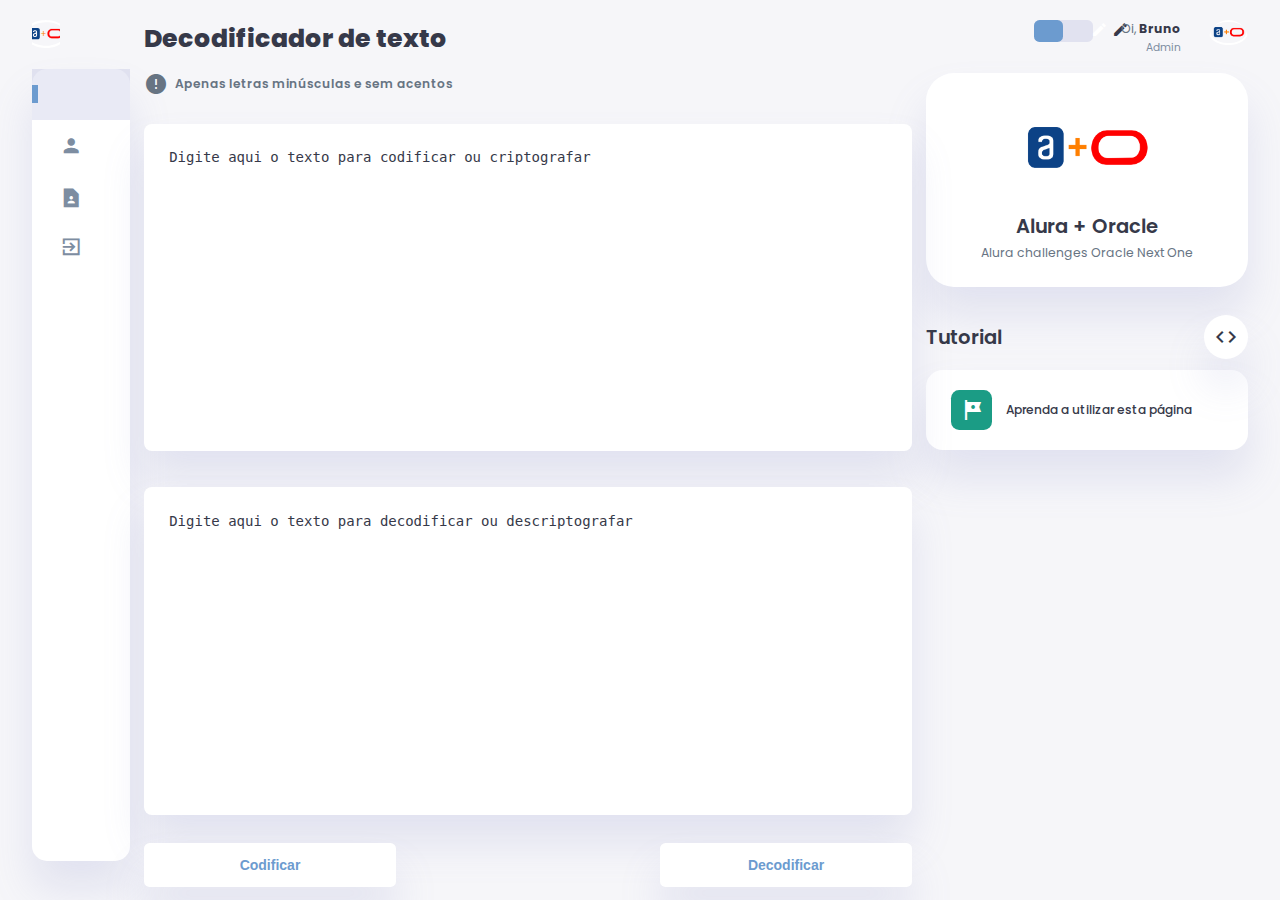
<file: index.html>
<!DOCTYPE html>
<html lang="pt-br">
<head>
    <meta charset="UTF-8" />
    <meta name="viewport" content="width=device-width, initial-scale=1.0" />
    <link href="https://fonts.googleapis.com/icon?family=Material+Icons+Sharp" rel="stylesheet" />
    <title>Decodificador de Texto</title>
    <link rel="stylesheet" href="./css/glogal.css" />
    <link rel="stylesheet" href="./css/styles.css" />
    <link rel="stylesheet" href="./css/modalNoticeToUser.css" />
    <link rel="stylesheet" href="./css/modalTour.css" />
    <link rel="icon" type="image/png" href="./assets/alura+oracle01.png" />
</head>
<body>
    <!-- Container -->
    <div class="container">
        <aside>
            <div class="toggle">
                <!-- Logo -->
                <div class="logo">
                    <img src="./assets/alura+oracle01.svg" />
                    <h2 class="title-logo">Alura+<span class="NextOne">Oracle</span></h2>
                </div>
                <div class="close" id="close-btn">
                    <span class="material-icons-sharp">
                        close
                    </span>
                </div>
            </div>

            <!-- Menu -->
            <div class="sidebar">
                <a href="#" class="nav-link" data-target="index">
                    <span class="material-icons-sharp">
                        key
                    </span>
                    <h3>Codificar</h3>
                </a>   
                <a href="#" class="nav-link" data-target="about">
                    <span class="material-icons-sharp">
                        person
                    </span>
                    <h3>Sobre</h3>
                </a>
                <a href="#" class="nav-link" data-target="contact">
                    <span class="material-icons-sharp">
                        contact_page
                    </span>
                    <h3>Contato</h3>
                </a>            
                <a href="#">
                    <span class="material-icons-sharp">
                        exit_to_app
                    </span>
                    <h3>Sair</h3>
                </a>
            </div>
            <!-- End Menu -->
        </aside>        

        <!-- Main -->
        <main>
            <h1>Decodificador de texto</h1>
            <div class="warning">
                <span class="material-icons-sharp">
                    error
                </span>
                <h3>Apenas letras minúsculas e sem acentos</h3>
            </div>
            <div class="info">
                <div id="textAreaEncryptContainer" class="content">
                    <textarea id="textEncrypt" placeholder="Digite aqui o texto para codificar ou criptografar"></textarea>  
                </div>
                <div id="textAreaDecryptContainer" class="content">
                    <textarea id="textDecrypt" placeholder="Digite aqui o texto para decodificar ou descriptografar "></textarea>       
                    <div class="btn-copy">
                        <button onclick="copyEncryptText('textDecrypt')" class="btn-action" id="copy">
                            Copiar
                        </button>
                    </div>  
                </div> 
            </div> 
            <div class="btn-container">          
                <button onclick="encrypt()" class="btn-action" id="encrypt">
                    Codificar
                </button>             
                <button onclick="decrypt()" class="btn-action" id="decrypt">
                    Decodificar
                </button>        
            </div>
        </main>
        <!-- End Main-->

        <!-- Right Section-->
        <div class="right-section">
            <div class="nav">
                <button id="menu-btn">
                    <span class="material-icons-sharp">
                        menu
                    </span>
                </button>
                <div class="dark-mode">
                    <span class="material-icons-sharp active">
                        light_mode
                    </span>
                    <span class="material-icons-sharp">
                        dark_mode
                    </span>
                </div>

                <div class="profile">
                    <div class="info">
                        <p>Oi, <strong>Bruno</strong></p>
                        <small class="text-muted">Admin</small>
                    </div>
                    <div class="profile-photo">
                        <img src="./assets/alura+oracle01.png" alt="">
                    </div>
                </div>
            </div>

            <div class="user-profile">
                <div class="logo">
                    <img src="./assets/alura+oracle01.png">
                    <h2>Alura + Oracle</h2>
                    <p>Alura challenges Oracle Next One</p>
                </div>
            </div>
            <div class="guide">
                <div class="header">
                    <h2>Tutorial</h2>
                    <span class="material-icons-sharp">
                        code
                    </span>
                </div>
                <div id="startTour" class="info-ad">
                    <div class="icon">
                        <span class="material-icons-sharp">
                            tour
                        </span>
                    </div>
                    <div class="content">  
                        <div class="info">
                            <h3>Aprenda a utilizar esta página</h3>
                        </div>                      
                    </div>
                </div>
            </div>
        </div>
        <!-- End Right Section -->
    </div>
    <!-- End Container -->

    <!-- Modal Notice to User -->
    <div id="myModal" class="modal">
        <div class="modal-content">
            <span id="closeModal" class="material-icons-sharp">
                close
            </span>
            <p id="modal-message"></p>
            <button id="modal-ok">Ok, entendi.</button>
        </div>
    </div>
    <!-- End Modal -->

    <!-- Modal tutorial -->
    <div id="modalTour" class="modal-container">
        <div class="modal-content-tour">
            <div class="modal-step" id="step1">
                <div class="textP">
                    <p>Esta área selecionada é o local para digitar o texto que você deseja criptografar.</p>
                </div>
                <div class="page-number-container">
                    <span class="page-number">1 de 4</span>
                </div>
                <div class="btn-container-tour">
                    <button class="next-btn">Próximo</button>
                </div>
            </div>
            <div class="modal-step" id="step2">
                <div class="textP">
                    <p>Após ter digitado o texto, clique no botão "Codificar" para criptografar a mensagem.</p>
                </div>
                <div class="page-number-container">
                    <span class="page-number">2 de 4</span>
                </div>
                <div class="btn-container-tour">
                    <button class="prev-btn">Anterior</button>
                    <button class="next-btn">Próximo</button>
                </div>
            </div>
            <div class="modal-step" id="step3">
                <div class="textP">
                    <p>Nesta área selecionada será apresentado o texto já criptografado.</p>
                </div>
                <div class="page-number-container">
                    <span class="page-number">3 de 4</span>
                </div>
                <div class="btn-container-tour">
                    <button class="prev-btn">Anterior</button>
                    <button class="next-btn">Próximo</button>
                </div>
            </div>
            <div class="modal-step" id="step4">
                <div class="textP">
                    <p>Para descriptografar a mensagem, basta clicar no botão "Decodificar" e o texto voltará à sua forma original </p>
                </div>
                <div class="page-number-container">
                    <span class="page-number">4 de 4</span>
                </div>
                <div class="btn-container-tour">
                    <button class="prev-btn">Anterior</button>
                    <button id="closeBtn">Ok, entendi.</button>
                </div>
                <!-- <div class="close-container">
                    <span id="closeModalTour" class="material-icons-sharp">
                        close
                    </span>
                </div> -->
            </div>
        </div>
    </div>

    <!-- End Modal tutorial -->

    <script src="./js/script.js" defer></script>
    <script src="./js/chaveEncrypt.js" defer></script>
    <script src="./js/modalNoticeToUser.js"></script>
    <script src="./js/modalTour.js" defer></script>
</body>
</html>
</file>
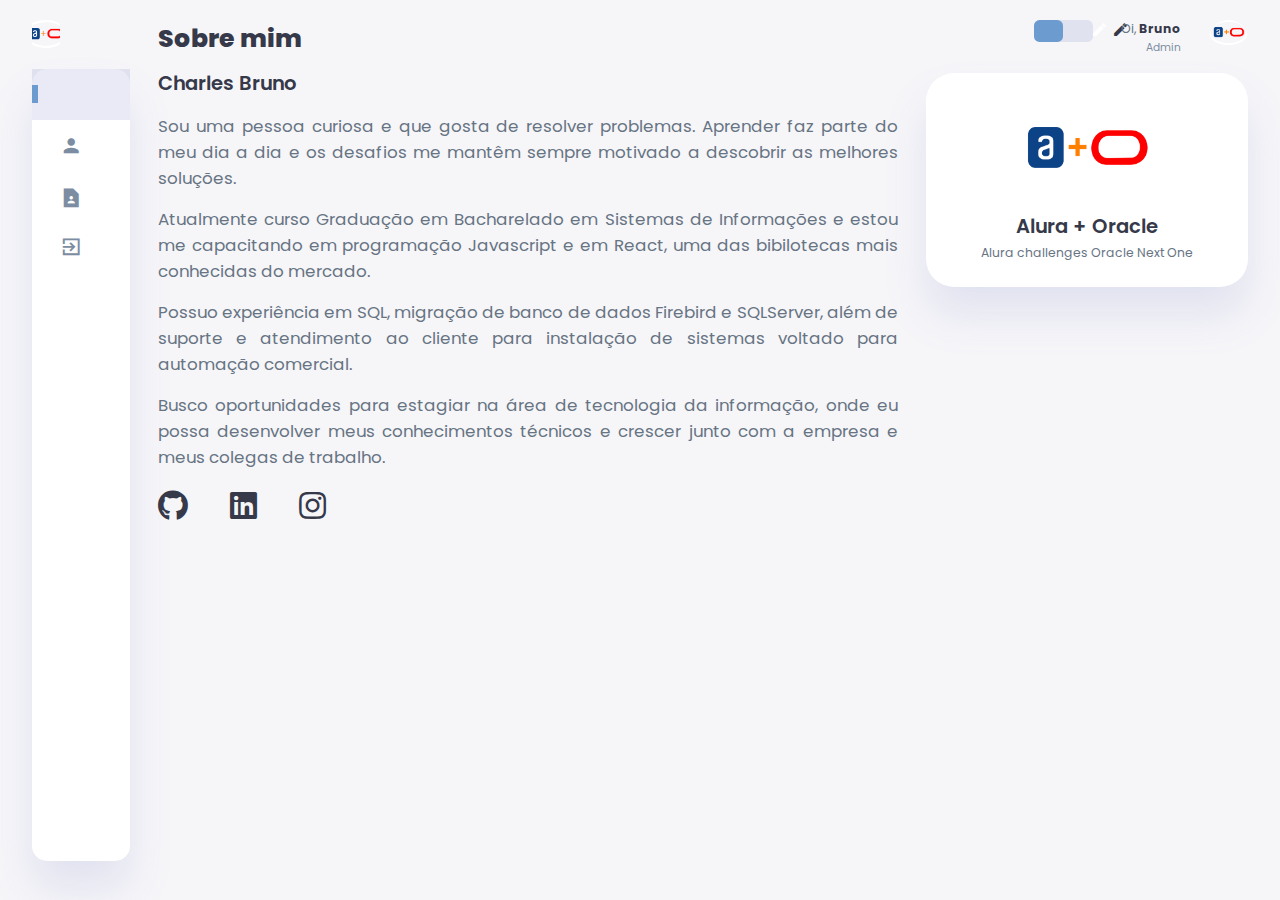
<file: about.html>
<!DOCTYPE html>
<html lang="pt-br">
<head>
    <meta charset="UTF-8" />
    <meta name="viewport" content="width=device-width, initial-scale=1.0" />
    <link href="https://fonts.googleapis.com/icon?family=Material+Icons+Sharp" rel="stylesheet" />
    <link rel="stylesheet" href="https://cdnjs.cloudflare.com/ajax/libs/font-awesome/5.15.4/css/all.min.css">
    <title>Decodificador de Texto</title>
    <link rel="stylesheet" href="./css/glogal.css" />
    <link rel="stylesheet" href="./css/styles.css" />
    <link rel="stylesheet" href="./css/modalNoticeToUser.css" />
    <link rel="stylesheet" href="./css/modalTour.css" />
    <link rel="icon" type="image/png" href="./assets/alura+oracle01.png" />
</head>
<body>
    <!-- Container -->
    <div class="container">
        <aside>
            <div class="toggle">
                <!-- Logo -->
                <div class="logo">
                    <img src="./assets/alura+oracle01.svg" />
                    <h2 class="title-logo">Alura+<span class="NextOne">Oracle</span></h2>
                </div>
                <div class="close" id="close-btn">
                    <span class="material-icons-sharp">
                        close
                    </span>
                </div>
            </div>

            <!-- Menu -->
            <div class="sidebar">
                <a href="#" class="nav-link" data-target="index">
                    <span class="material-icons-sharp">
                        key
                    </span>
                    <h3>Codificar</h3>
                </a>   
                <a href="#" class="nav-link" data-target="about">
                    <span class="material-icons-sharp">
                        person
                    </span>
                    <h3>Sobre</h3>
                </a>
                <a href="#" class="nav-link" data-target="contact">
                    <span class="material-icons-sharp">
                        contact_page
                    </span>
                    <h3>Contato</h3>
                </a>            
                <a href="#">
                    <span class="material-icons-sharp">
                        exit_to_app
                    </span>
                    <h3>Sair</h3>
                </a>
            </div>
            <!-- End Menu -->
        </aside>        

        <!-- Main -->
        <main>
            <h1 class="about">Sobre mim</h1>
            <h2 class="name">Charles Bruno</h2>
            <div class="personal-info"> 
                <p>Sou uma pessoa curiosa e que gosta de resolver problemas. Aprender faz parte do meu dia a dia e os desafios me mantêm sempre motivado a descobrir as melhores soluções.</p>

                    <p>Atualmente curso Graduação em Bacharelado em Sistemas de Informações e estou me capacitando em programação Javascript e em React, uma das bibilotecas mais conhecidas do mercado.</p>
                    
                    <p>Possuo experiência em SQL, migração de banco de dados Firebird e SQLServer, além de suporte e atendimento ao cliente para instalação de sistemas voltado para automação comercial.</p>
                    
                    <p>Busco oportunidades para estagiar na área de tecnologia da informação, onde eu possa desenvolver meus conhecimentos técnicos e crescer junto com a empresa e meus colegas de trabalho.</p>               
            </div> 
            <div class="social-menu"> 
                <a href="https://github.com/charlesbrcosta" target="_blank" class="github">
                    <i class="fab fa-github"></i>
                </a>
                <a href="https://www.linkedin.com/in/charlesbrcosta" target="_blank" class="linkedin">
                    <i class="fab fa-linkedin"></i>
                </a>
                <a href="https://www.instagram.com/charlesbrcosta" target="_blank" class="instagram">
                    <i class="fab fa-instagram"></i>
                </a>
            </div>           
        </main>
        <!-- End Main-->

        <!-- Right Section-->
        <div class="right-section">
            <div class="nav">
                <button id="menu-btn">
                    <span class="material-icons-sharp">
                        menu
                    </span>
                </button>
                <div class="dark-mode">
                    <span class="material-icons-sharp active">
                        light_mode
                    </span>
                    <span class="material-icons-sharp">
                        dark_mode
                    </span>
                </div>

                <div class="profile">
                    <div class="info">
                        <p>Oi, <strong>Bruno</strong></p>
                        <small class="text-muted">Admin</small>
                    </div>
                    <div class="profile-photo">
                        <img src="./assets/alura+oracle01.png" alt="">
                    </div>
                </div>
            </div>

            <div class="user-profile">
                <div class="logo">
                    <img src="./assets/alura+oracle01.png">
                    <h2>Alura + Oracle</h2>
                    <p>Alura challenges Oracle Next One</p>
                </div>
            </div>
        </div>
        <!-- End Right Section -->
    </div>
    <!-- End Container -->
    <script src="./js/script.js" defer></script>
</body>
</html>
</file>
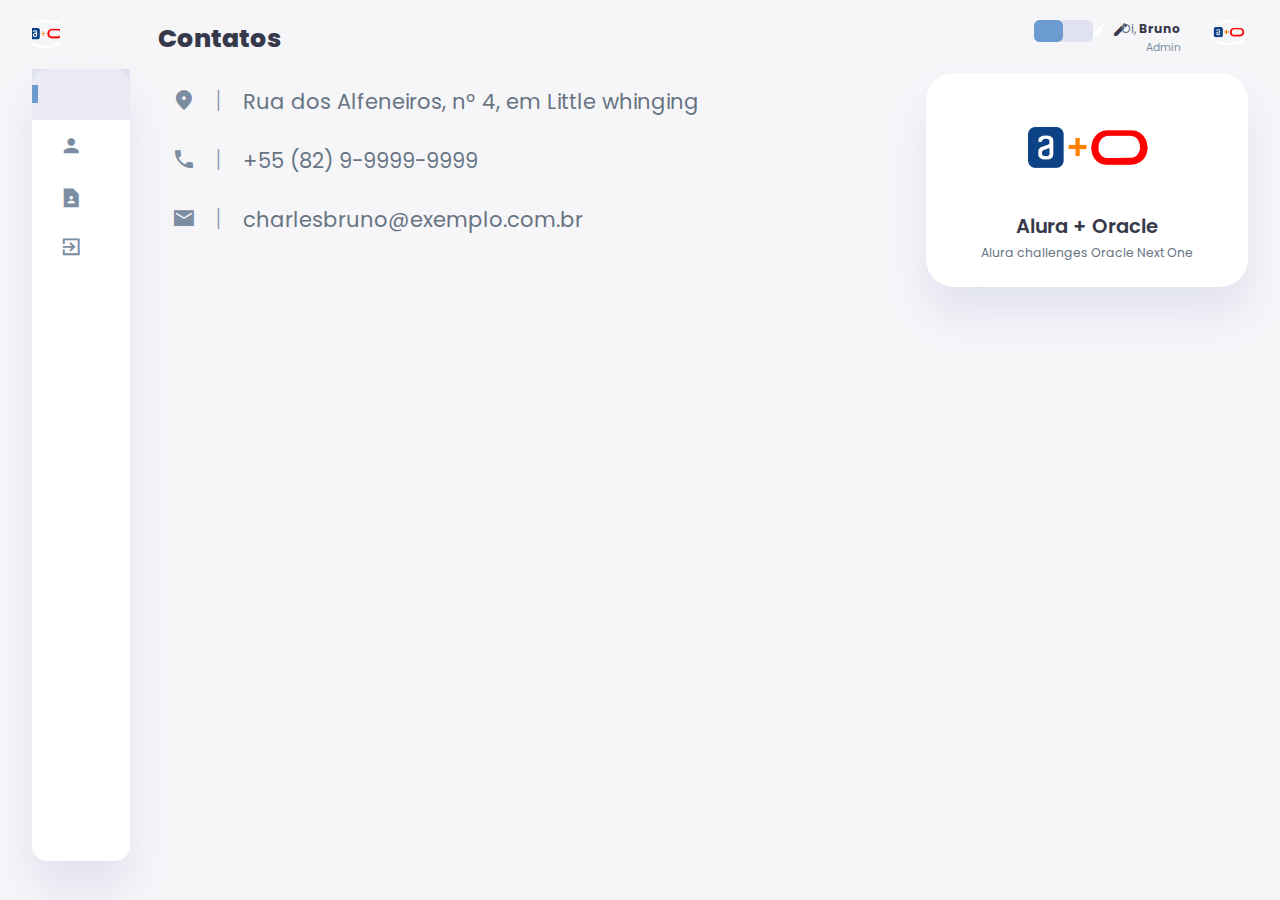
<file: contact.html>
<!DOCTYPE html>
<html lang="pt-br">
<head>
    <meta charset="UTF-8" />
    <meta name="viewport" content="width=device-width, initial-scale=1.0" />
    <link href="https://fonts.googleapis.com/icon?family=Material+Icons+Sharp" rel="stylesheet" />
    <title>Decodificador de Texto</title>
    <link rel="stylesheet" href="./css/glogal.css" />
    <link rel="stylesheet" href="./css/styles.css" />
    <link rel="stylesheet" href="./css/modalNoticeToUser.css" />
    <link rel="stylesheet" href="./css/modalTour.css" />
    <link rel="icon" type="image/png" href="./assets/alura+oracle01.png" />
</head>
<body>
    <!-- Container -->
    <div class="container">
        <aside>
            <div class="toggle">
                <!-- Logo -->
                <div class="logo">
                    <img src="./assets/alura+oracle01.svg" />
                    <h2 class="title-logo">Alura+<span class="NextOne">Oracle</span></h2>
                </div>
                <div class="close" id="close-btn">
                    <span class="material-icons-sharp">
                        close
                    </span>
                </div>
            </div>

            <!-- Menu -->
            <div class="sidebar">
                <a href="#" class="nav-link" data-target="index">
                    <span class="material-icons-sharp">
                        key
                    </span>
                    <h3>Codificar</h3>
                </a>   
                <a href="#" class="nav-link" data-target="about">
                    <span class="material-icons-sharp">
                        person
                    </span>
                    <h3>Sobre</h3>
                </a>
                <a href="#" class="nav-link" data-target="contact">
                    <span class="material-icons-sharp">
                        contact_page
                    </span>
                    <h3>Contato</h3>
                </a>            
                <a href="#">
                    <span class="material-icons-sharp">
                        exit_to_app
                    </span>
                    <h3>Sair</h3>
                </a>
            </div>
            <!-- End Menu -->
        </aside>        

        <!-- Main -->
        <main>
            <h1 class="about">Contatos</h1>
            <div class="personal-info">    
                <div class="contact-info">
                    <span class="material-icons-sharp">
                        place
                    </span>
                    <p>Rua dos Alfeneiros, nº 4, em Little whinging</p>
                </div>
                <div class="contact-info">
                    <span class="material-icons-sharp">
                        phone
                    </span>
                    <p>+55 (82) 9-9999-9999</p>
                </div>
                <div class="contact-info">
                    <span class="material-icons-sharp">
                        mail
                    </span>
                    <p>charlesbruno@exemplo.com.br</p>
                </div>
            </div>             
        </main>
        <!-- End Main-->

        <!-- Right Section-->
        <div class="right-section">
            <div class="nav">
                <button id="menu-btn">
                    <span class="material-icons-sharp">
                        menu
                    </span>
                </button>
                <div class="dark-mode">
                    <span class="material-icons-sharp active">
                        light_mode
                    </span>
                    <span class="material-icons-sharp">
                        dark_mode
                    </span>
                </div>

                <div class="profile">
                    <div class="info">
                        <p>Oi, <strong>Bruno</strong></p>
                        <small class="text-muted">Admin</small>
                    </div>
                    <div class="profile-photo">
                        <img src="./assets/alura+oracle01.png" alt="">
                    </div>
                </div>
            </div>

            <div class="user-profile">
                <div class="logo">
                    <img src="./assets/alura+oracle01.png">
                    <h2>Alura + Oracle</h2>
                    <p>Alura challenges Oracle Next One</p>
                </div>
            </div>
        </div>
        <!-- End Right Section -->
    </div>
    <!-- End Container -->
    <script src="./js/script.js" defer></script>
</body>
</html>
</file>
<file: css/glogal.css>
@import url('https://fonts.googleapis.com/css2?family=Poppins:wght@300;400;500;600;700;800&display=swap');

:root {
    --color-primary: #6C9BCF;
    --color-danger: #FF0060;
    --color-success: #1B9C85;
    --color-warning: #F7D060;
    --color-white: #fff;
    --color-info-dark: #7d8da1;
    --color-dark: #363949;
    --color-black: #3a3939;
    --color-light: rgba(132, 139, 200, 0.18);
    --color-dark-variant: #677483;
    --color-background: #f6f6f9;
    --color-border: #1d4ed8;
    --card-border-radius: 2rem;
    --border-radius-1: 0.4rem;
    --border-radius-2: 1.2rem;

    --card-padding: 1.8rem;
    --padding-1: 1.2rem;

    --box-shadow: 0 2rem 3rem var(--color-light);

    --transition-ease: all 0.3s ease;
}

* {
    margin: 0;
    padding: 0;
    outline: 0;
    border: 0;
    appearance: 0;
    text-decoration: none;
    box-sizing: border-box;
}

.dark-mode-variables{
    --color-background: #181a1e;
    --color-white: #202528;
    --color-dark: #edeffd;
    --color-black: #d9dadf;
    --color-dark-variant: #a3bdcc;
    --color-light: rgba(0, 0, 0, 0.4);
    --color-border: #f6f6f9;
    --box-shadow: 0 2rem 3rem var(--color-light);
}
</file>
<file: css/styles.css>
html{
    font-size: 14px;
}

body{
    width: 100vw;
    height: 100vh;
    font-family: 'Poppins', sans-serif;
    font-size: 0.88rem;
    user-select: none;
    overflow-x: hidden;
    background-color: var(--color-background);
    color: var(--color-dark);
}

a {
    color: var(--color-dark);
}

img {
    display: block;
    width: 100%;
    object-fit: cover;
}

h1 {
    font-size: 1.8rem;
    font-weight: 800;
}

h2 {
    font-size: 1.4rem;
    font-weight: 600;
}

h3 {
    font-size: 0.87rem;
    font-weight: 500;
}

/* excluir caso não use */
small {
    font-size: 0.76rem;
}

p {
    color: var(--color-dark-variant);
}

strong {
    color: var(--color-dark);
}

.text-muted {
    color: var(--color-info-dark); 
}

.primary {
    color: var(--color-primary);
}

.NextOne {
    color: var(--color-danger);
}

.sucess {
    color: var(--color-success);
}

/* .warning {
    color: var(--color-warning);
} */

.container {    
    width: 96%;
    margin: 0 auto;
    display: grid;
    grid-template-columns: 12rem auto 23rem;
    gap: 1rem;
}

.warning {
    display: flex;
    align-items: center;
    gap: 0.5rem;
    margin-top: 1rem;
    margin-bottom: 1rem;
    color: var(--color-dark-variant);
}

.warning h3 {
    font-weight: 600;
}

aside {
    height: 100vh;
}

aside .toggle {
    display: flex;
    align-items: center;
    justify-content: space-between;
    margin-top: 1.4rem;
}

aside .toggle .logo {
    display: flex;
    gap: 0.5rem;
}

aside .toggle .logo img {
    width: 2rem;
    height: 2rem;
}

aside .toggle .close {
    display: none;
    padding-right: 1rem;
}

aside .sidebar {
    height: 88vh;
    display: flex;
    flex-direction: column;
    border-radius: 15px;
    background-color: var(--color-white);
    box-shadow: var(--box-shadow);
    position: relative;
    top: 1.5rem;
    transition: var(--transition-ease);
}

aside .sidebar:hover {
    box-shadow: none
}

aside .sidebar a {
    height: 3.7rem;
    display: flex;
    align-items: center;
    gap: 1rem;
    color: var(--color-info-dark);
    position: relative;
    margin-left: 2rem;
    transition: var(--transition-ease);
}

aside .sidebar a span {
    font-size: 1.6rem;
    transform: var(--transition-ease);
}

aside .sidebar a:last-child {
    position: absolute;
    width: 100%;   
    bottom: 2rem;
}


aside .sidebar a.active {
    width: 100%;
    color: var(--color-primary);
    background-color: var(--color-light);
    margin-left: 0;
}

aside .sidebar a.active::before {
    content: '';
    width: 6px;
    height: 18px;
    background-color: var(--color-primary);
}

aside .sidebar a.active span {
    color: var(--color-primary);
    margin-left: calc(1rem - 3px);
}

aside .sidebar a:hover {
    color: var(--color-primary)
}

aside .sidebar a:hover span {
    margin-left: 0.6rem;
}

main {
    margin-top: 1.4rem;
}

main .info {
    display: grid;
    grid-template-columns: auto;
    gap: 1.6rem;
    grid-template-areas: 
        'textEncrypt textDecrypt' ;
}

main .info > div:nth-child(1) {
    grid-area: textEncrypt;
}

main .info > div:nth-child(2) {
    grid-area: textDecrypt;
}

main .info > div {
    background-color: var(--color-white);
    padding: var(--card-padding);
    border-radius: 8px  ;
    margin-top: 1rem;
    box-shadow: var(--box-shadow);
    transition: var(--transition-ease); 
}

main .info > div:hover {
    box-shadow: none;
}

main .info .content {
    position: relative;
    display: flex;
    flex-direction: column;
    align-items: center;
}

main .info textarea {
    width: 100%;
    resize: none;
    font-size: 1rem;
    height: 30vh;
    background-color: var(--color-white);
    color: var(--color-dark);
    margin-bottom: 0.5rem;
}

main .info textarea::placeholder {
    color: var(--color-dark);
}

main .info .content .btn-copy{
    position: absolute;
    bottom: 0;
    text-align: center;
}

main .info .content .btn-copy #copy{
    display: none;
    justify-content: center;
    align-items: center;
    margin-bottom: 2rem;
}

main .content .btn-action {
    width: 13rem;
    height: 3rem;
    padding: 0.75rem;
    border-radius: var(--border-radius-1);
    background-color: var(--color-primary);
    color: var(--color-white);
    font-weight: 600;
    cursor: pointer;
}

main .content .btn-action:hover {
    background-color: var(--color-success);
    color: var(--color-dark);
}

main .btn-container {
    width: 100%;   
    display: grid;
    grid-template-columns: auto;
    grid-template-areas: 
        'btn-encrypt  btn-decrypt';
    margin-top: 1.6rem;
 }

#encrypt{
    grid-area: btn-encrypt;
}

#decrypt {
    grid-area: btn-decrypt;
    margin-left: 2rem;
}


main .btn-container .btn-action {
    width: 13rem;
    /* height: 3rem; */
    background-color: var(--color-white);
    color: var(--color-primary);
    box-shadow: var(--box-shadow);   
    border-radius: var(--border-radius-1); 
    padding: 1rem 0;  
    font-size: 1rem;  
    font-weight: 600; 
    cursor: pointer ;

}

main .btn-container .btn-action:hover {
    background-color: var(--color-primary);
    color: white;
    box-shadow: none;
}

main .info .content.focus {
    outline: 1px solid var(--color-dark-variant);
}

.right-section {
    margin-top: 1.4rem;
}

.right-section .nav {
    display: flex;
    justify-content: end;
    gap: 2rem;
}

.right-section .nav button {
    display: none;
}

.right-section .dark-mode {
    width: 4.2rem;
    height: 1.6rem;
    display: flex;
    justify-content: space-between;
    align-items: center;   
    background-color: var(--color-light);
    border-radius: var(--border-radius-1);
    cursor: pointer;
}

.right-section .dark-mode span {
    font-size: 1.2rem;
    width: 50%;
    height: 100%;
    display: flex;
    align-items: center;
    justify-content: center;
}


.right-section .dark-mode span.active {
    background-color: var(--color-primary);
    color: var(--color-white);
    border-radius: var(--border-radius-1);
}

.right-section .nav .profile {
    display: flex;
    gap: 2rem;
    text-align: right;
}


.right-section .nav .profile .profile-photo {
    width: 2.8rem;
    height: 2.8rem;
    border-radius: 50%;
    overflow: hidden;
}

.right-section .user-profile {
    display: flex;
    justify-content: center;
    text-align: center;
    margin-top: 1rem;
    background-color: var(--color-white);
    padding: var(--card-padding);
    border-radius: var(--card-border-radius);
    box-shadow: var(--box-shadow);
    cursor: pointer;
    transition: var(--transition-ease);
}

.right-section .user-profile:hover{
    box-shadow: none;
}

.right-section .user-profile img {
    width: 11rem;
    height: auto;
    margin-bottom: 0.8rem;
    border-radius: 50%;
    margin-left: 2rem;
}

.right-section .user-profile h2 {
    margin-bottom: 0.2rem;
}

.right-section .guide {
    margin-top: 2rem;

}

.right-section .guide .header {
    display: flex;
    align-items: center;
    justify-content: space-between;
    margin-bottom: 0.8rem;
}

.right-section .guide .header span {
    padding: 10px;
    box-shadow: var(--box-shadow);
    background-color: var(--color-white);
    border-radius: 50%;
}

.right-section .guide .info-ad {
    background-color: var(--color-white);
    display: flex;
    align-items: center;
    gap: 1rem;
    margin-bottom: 0.7rem;
    padding: 1.4rem var(--card-padding);
    border-radius: var(--border-radius-2);
    box-shadow: var(--box-shadow);
    transition: var(--transition-ease);
}

.right-section .guide .info-ad:hover {
    box-shadow: none;
}

.right-section .guide .info-ad .content {
    width: 100%;
    display: flex;
    justify-content: space-between;
    align-items: center;
    margin: 0;
}

.right-section .guide .info-ad .icon {
    padding: 0.6rem;
    color: var(--color-white);
    background-color: var(--color-success);
    border-radius: 20%;
    display: flex;
}

#startTour {
    cursor: pointer;
}

@media screen and (max-width: 1350px) {
    .container{
        width: 95%;
        grid-template-columns: 7rem auto 23rem;
    }

    aside .logo h2,
    aside .sidebar h3 {
        display: none;
    }

    aside .sidebar a {
        width: 5.6rem;
    }

    aside .sidebar a:last-child {
        position: relative;
        margin-top: 1.8rem;
    }

    main {
        position: relative;
    }

    main .info {
        display: flex;
        flex-direction: column;       
    }

    main .btn-container  {
        width: 100%;
        position: relative;
        top: 2rem;  
        margin: 0 auto;
        display: flex;
        justify-content: space-between;
    }

    main .btn-container .btn-action {
        width: 18rem;
        
    }    
}


@media screen and (max-width: 1060px){
    
    .container {
        width: 100%;
        grid-template-columns: 1fr;
        padding: 0 var(--padding-1);
    }

    aside {
        position: fixed;
        background-color: var(--color-white);
        width: 15rem;
        z-index: 3;
        box-shadow: 1rem 3rem 4rem var(--color-light);
        height: 100vh;
        left: -100%;
        /* display: none; */
        visibility: hidden;
        /* animation: showMenu 0.4s ease forwards; */
        transition: visibility 0s ease, left 0.4s ease;
    }

    @keyframes showMenu {
        to {
            left: 0;
        }
    }

    aside .logo{
        margin-left: 1rem;
    }

    aside .logo h2 {
        display: inline;
    }

    aside .sidebar h3 {
        display: inline;
    }

    aside .sidebar a {
        width: 100%;
        height: 3.4rem;
    }

    aside .sidebar a:last-child {
        position: absolute;
        bottom: 5rem;
    }

    aside .toggle .close {
        display: inline-block;
        cursor: pointer;
    }

    main {
        order: 2;
        margin-top: 0;
        padding: 0 1rem;

    }
    
    main .info textarea{
        height: 20rem;
    }

    .btn-container {
        display: flex;
        justify-content: space-evenly;
    }

    .btn-container .btn-action {
        display: flex;
        align-items: center;
        justify-content: center;
        gap: 1rem;
        margin-bottom: 2rem;
    }

    .right-section {
        order: 1;
        margin-top: 6rem;
        margin-left: 1rem;
        width: 97%;
        
    }

    .right-section .nav {
        position: fixed;
        top: 0;
        left: 0;
        align-items: center;
        background-color: var(--color-white);
        padding: 0 var(--padding-1);
        height: 4.6rem;
        width: 100%;
        z-index: 2;
        box-shadow: 1rem 3rem 4rem var(--color-light);
        margin: 0;
    }

    .right-section .nav .dark-mode {
        width: 4.4rem;
        position: absolute;
        left: 66%;
    }

    .right-section .profile .info {
        display: none;
    }

    .right-section .nav button {
        display: inline-block;
        background-color: transparent;
        cursor: pointer;
        color: var(--color-dark);
        position: absolute;
        left: 1rem;
    }

    .right-section .nav button span {
        font-size: 2rem;
    }

}


@media screen and (max-width: 600px) {
    .container {
        width: 100%;
        grid-template-columns: 1fr;
    }

    main .btn-container {
        justify-content: center;
        width: auto;
    }

    main .info textarea{
        height: 15rem;
    }

    .right-section {
        margin-top: 6rem;
        margin-left: auto;
        margin-right: auto;
        width: 96%;

    }

    .right-section .nav {
        justify-content: flex-end;
        align-items: center;
    }

    .right-section .dark-mode {
        left: 0;
        transform: translateX(-50%);
    }
}

@media screen and (max-width: 430px) {
    .container {
        width: 100%;
        grid-template-columns: 1fr;
    }

    main > h1 {
        font-size: 1.25rem;
    }
    main .btn-container {
        justify-content: center;
        width: auto;
    }

    .info{
        max-width: 26rem;
    }

    main .btn-container .btn-action {
        width: 11.5rem;
        padding: 1rem 0; 
    }

    main .info textarea{
        height: 10rem;
        font-size: 0.85rem;
    }

    .right-section {
        margin-top: 6rem;
        margin-left: auto;
        margin-right: 1rem;
        max-width: 26rem;

    }

    .right-section .nav {
        justify-content: flex-end;
        align-items: center;
    }

    .right-section .dark-mode {
        left: 0;
        transform: translateX(-50%);
    }
}


/* style about */

main .about {
    margin-left: 1rem;
}

main .name {
    margin-left: 1rem;
    margin-top: 0.75rem;
}

.personal-info p {
    display: flex;
    margin-top: 15px;
    font-size: 1.2rem;
    text-align: justify;
    margin-left: 1rem;
    margin-right: 1rem;
}

.social-menu {
    display: flex;
    align-items: center;
    gap: 3rem;
    font-size: 2.2rem;
    margin-top: 1rem;
    margin-left: 1rem;
    text-decoration: none;
    cursor: pointer;

    & a {
        color: var(--color-dark);
    }
    & a:hover {
        transform: scale(1.4);
    }

    & .github:hover {
        color: var(--color-github);
    }
    & .linkedin:hover {
        color: var(--color-linkedin);
    }
    
    & .instagram:hover{
        color: var(--color-instagram);
    }
}

@media screen and (max-width: 800px){
    
    main .name {
        font-size: 1.2rem;
    }

    main .about {
        font-size: 1.4rem;
    }
    
    .personal-info p {
        font-size: 1.1rem;
    }

    .social-menu {
        font-size: 2.2rem;
    }

    .social-menu a:hover{
        transform: scale(1.3);
    }


}

@media screen and (max-width: 600px){
    main .name {
        font-size: 1.1rem;
    }

    main .about {
        font-size: 1.3rem;
    }

    .personal-info  p {
        font-size: 1rem;
    }

    .social-menu {
        font-size: 2.1rem;
    }

    .social-menu a:hover{
        transform: scale(1.2);
    }
}

@media screen and (max-width: 400px){
    main .name {
        font-size: 1rem;
    }

    .social-menu {
        font-size: 2rem;
    }

    .social-menu a:hover{
        transform: scale(1.1);
    }
}

/* End style about */


/* style contact */

.contact-info{
    display: flex;
    align-items: center;
    gap: 3rem;
    margin-top: 2rem;
    margin-left: 2rem;  
    color: var(--color-info-dark);

    & .material-icons-sharp {
        margin-right: 5px;
        position: relative;
        font-size: 1.7rem;
    }

    & p{
        margin: 0;
        font-size: 1.5rem;
    }

    & .material-icons-sharp::after{
        content: "|";
        height: 100%;
        margin-left: 20px;
        position: absolute;
        top: 25%;
        transform: translateY(-50%);
        display: inline-block;
    }
}

@media screen and (max-width: 800px){
    .contact-info{
    
        & .material-icons-sharp {
            font-size: 1.5rem;
        }

        & p {
            font-size: 1.3rem;
        }
    }
}


@media screen and (max-width: 530px){
    .contact-info{
    
        & .material-icons-sharp {
            font-size: 1.5rem;
        }

        & p {
            font-size: 1.1rem;
        }
    }
}

@media screen and (max-width: 400px){
    .contact-info{
    
        & .material-icons-sharp {
            font-size: 1.5rem;
        }

        & p {
            font-size: 1rem;
        }
    }
}

/* End style contact*/
</file>
<file: css/modalNoticeToUser.css>
.modal {
    display: none;
    position: fixed;
    z-index: 1;
    left: 0;
    top: 0;
    width: 100%;
    height: 100%;
    overflow: auto;
    background-color: rgba(0, 0, 0, 0.4);
}

.modal-content {
    background-color: var(--color-black);
    position: relative;
    top: 50%;
    left: 50%;
    transform: translate(-50%, -50%);
    padding: 20px;
    /* border: 1px solid var(--color-primary); */
    max-width: 100rem;
    width: 50rem;
    height: 15rem;
    text-align: center;
    border-radius: var(--border-radius-2);
}

.modal .modal-content span {
    color: var(--color-white);
    float: right;
    font-size: 2rem;
    font-weight: 600;
}

#modal-message {
    color: var(--color-white);
    font-size: 1.3rem;
    font-weight: 600;
    margin-top: 2.5rem;
    text-align: center;
}

#modal-ok {
    position: absolute;
    bottom: 2rem;
    left: 50%;
    transform: translateX(-50%);
    font-size: 1.3rem;
    font-weight: 600;
    padding: 0.5rem 1.5rem;
    border-radius: var(--border-radius-1);
    background-color: transparent;
    color: var(--color-white);
    gap: 10rem;
}

.modal .modal-content span:hover,
#modal-ok:hover {
    background-color: var(--color-white);
    color: var(--color-black);
    cursor: pointer;
}
</file>
<file: css/modalTour.css>
.modal-container{
    display: none;
    position: fixed;
    z-index: 1;
    left: 0;
    top: 0;
    width: 100%;
    height: 100%;
    overflow: auto;
    background-color: rgba(0, 0, 0, 0.1);    
}

.modal-content-tour {
    position: relative;
    top: 68%;
    left: 50%;
    transform: translate(-50%, -50%);
    background-color: var(--color-black);
    max-width: 100rem;
    padding: 20px;
    width: 50rem;
    height: 15rem;
    color: #fff;
    font-size: 1.3rem;
    font-weight: 600;
    color: var(--color-white);
    border-radius: var(--border-radius-2);
}

.modal-step {
    display: none;
    padding: 0.50rem;
}

.textP {
    position: absolute;
    top: 20px;
}

.textP p {
    font-size: 1.3rem;
    color: var(--color-white);
    font-weight: 600;
    text-align: justify;
    max-width: 44rem;
}

.page-number-container {
    position: absolute;
    bottom: 20px;
    left: 30px;
}


/* Posiciona os botões no rodapé do modal */
.modal-step .btn-container-tour {
    position: absolute;
    bottom: 20px;
    right: 20px;
}

/* Estilo para os botões */
.modal-step .btn-container-tour button {
    font-size: 1.3rem;
    font-weight: 600;
    padding: 0.5rem 1.5rem;
    border-radius: var(--border-radius-1);
    margin-right: 1rem;
    background-color: transparent;
    color: var(--color-white);
    
}

/* Estilo para o botão de próximo */
.modal-step .btn-container-tour .next-btn {
    float: right; /* Alinha o botão à direita */
}

/* Estilo para o botão de anterior */
.modal-step .btn-container-tour .prev-btn {
    float: left; /* Alinha o botão à esquerda */
}

.modal-step .close-container {
    position: absolute;
    top: 20px;
    right: 20px;  

}

.modal-step .close-container #closeModalTour {
    font-size: 2rem;
    font-weight: 600;
}

.modal-step .btn-container-tour button:hover,
.modal-step .close-container #closeModalTour:hover,
.modal-step .close-container #closeModalTour:focus {
    background-color: var(--color-white);
    color: var(--color-black);
    cursor: pointer;
}
</file>
